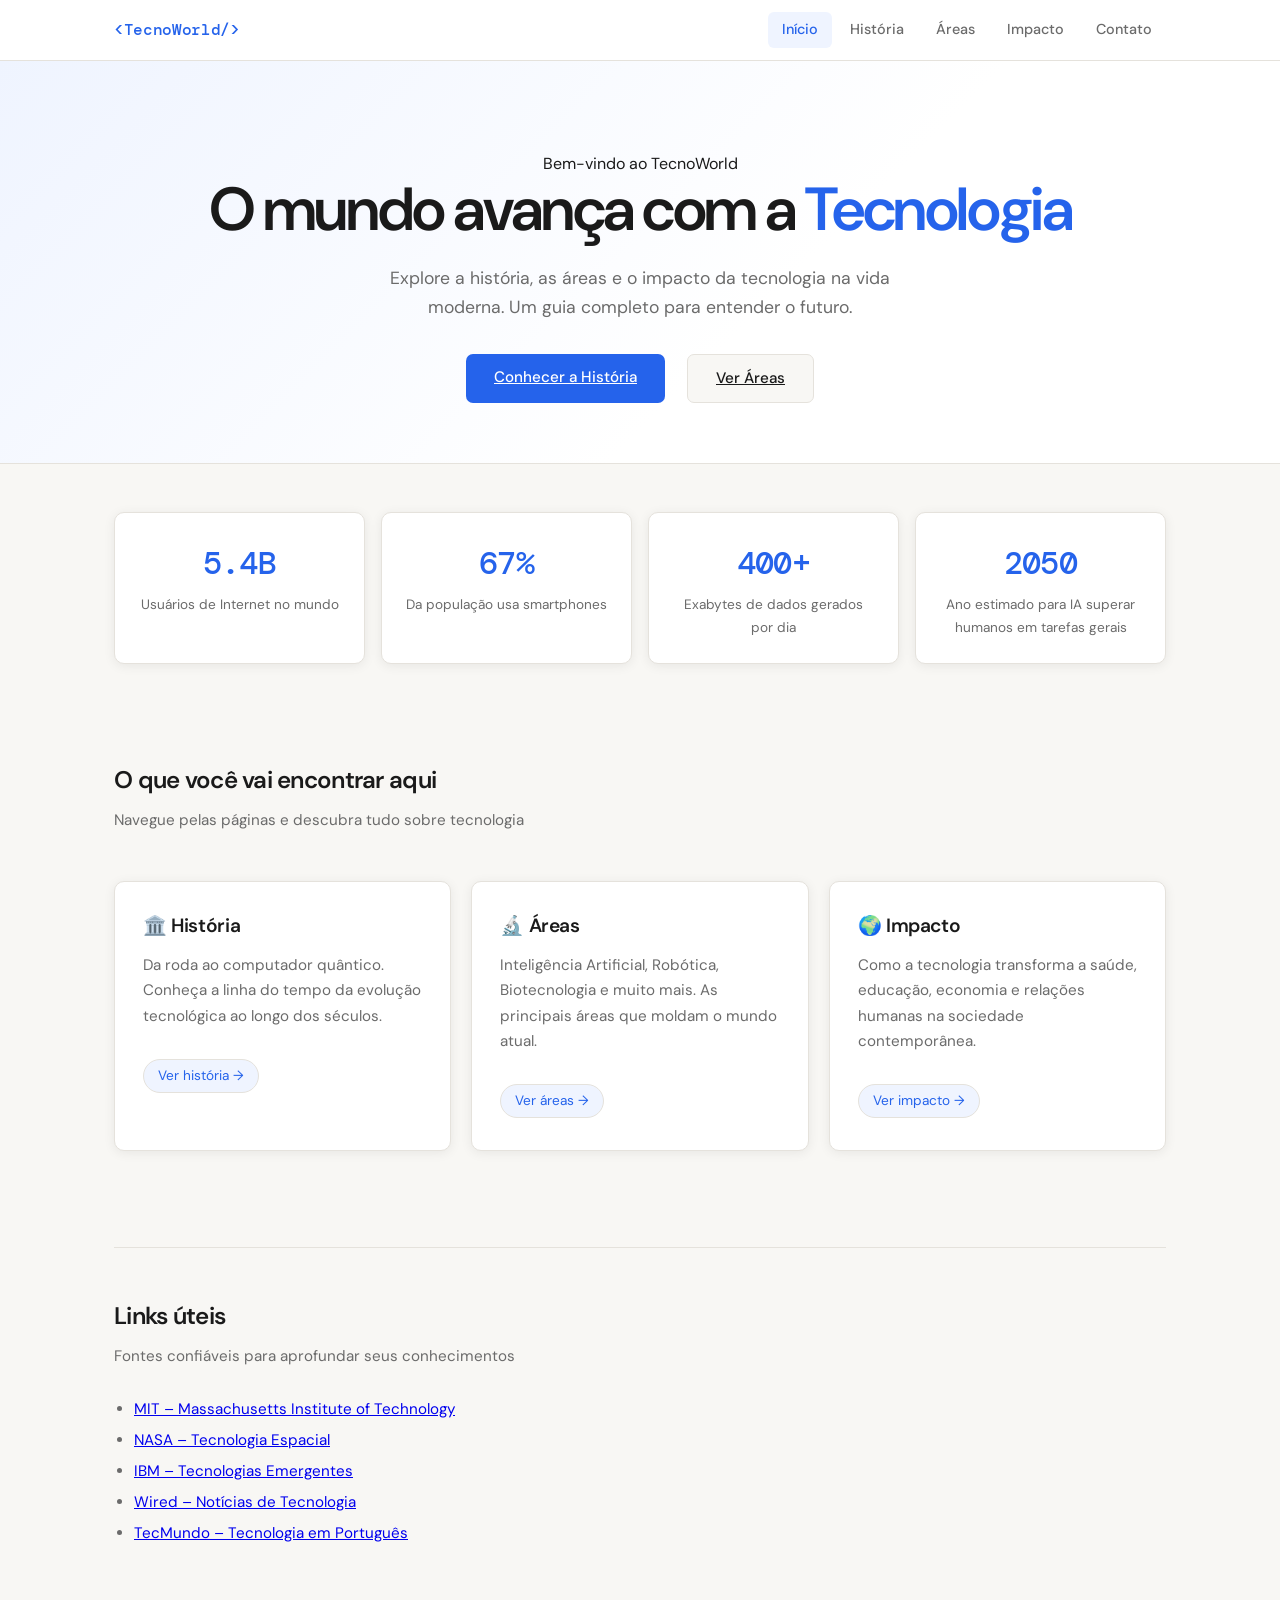
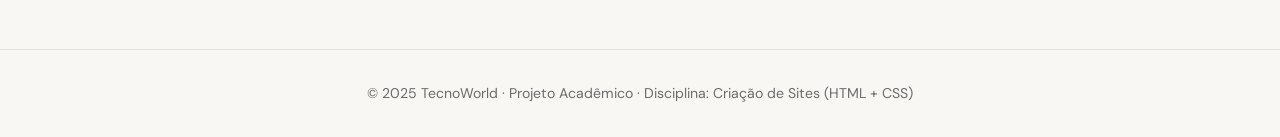
<file: criacao-de-site/HTML-CSS/Projeto 1° Bimestre/index.html>
<!DOCTYPE html>
<html lang="pt-BR">
<head>
  <meta charset="UTF-8" />
  <meta name="viewport" content="width=device-width, initial-scale=1.0" />
  <title>TecnoWorld – Tecnologia em Foco</title>
  <link rel="stylesheet" href="style.css" />
</head>
<body>

  <!-- NAVEGAÇÃO -->
  <nav>
    <div class="nav-inner">
      <a href="index.html" class="nav-logo">&lt;TecnoWorld/&gt;</a>
      <ul class="nav-links">
        <li><a href="index.html" class="active">Início</a></li>
        <li><a href="historia.html">História</a></li>
        <li><a href="areas.html">Áreas</a></li>
        <li><a href="impacto.html">Impacto</a></li>
        <li><a href="contato.html">Contato</a></li>
      </ul>
    </div>
  </nav>

  <!-- HERO -->
  <div class="hero-index">
    <div class="container">
      <span class="tag">Bem-vindo ao TecnoWorld</span>
      <h1>O mundo avança com a <span>Tecnologia</span></h1>
      <p>Explore a história, as áreas e o impacto da tecnologia na vida moderna. Um guia completo para entender o futuro.</p>
      <div class="hero-buttons">
        <a href="historia.html" class="btn btn-primary">Conhecer a História</a>
        <a href="areas.html" class="btn btn-secondary">Ver Áreas</a>
      </div>
    </div>
  </div>

  <!-- ESTATÍSTICAS -->
  <div class="container">
    <div class="stats-row">
      <div class="stat-box">
        <div class="number">5.4B</div>
        <div class="label">Usuários de Internet no mundo</div>
      </div>
      <div class="stat-box">
        <div class="number">67%</div>
        <div class="label">Da população usa smartphones</div>
      </div>
      <div class="stat-box">
        <div class="number">400+</div>
        <div class="label">Exabytes de dados gerados por dia</div>
      </div>
      <div class="stat-box">
        <div class="number">2050</div>
        <div class="label">Ano estimado para IA superar humanos em tarefas gerais</div>
      </div>
    </div>
  </div>

  <!-- SEÇÃO SOBRE O SITE -->
  <div class="container">
    <section>
      <h2 class="section-title">O que você vai encontrar aqui</h2>
      <p class="section-sub">Navegue pelas páginas e descubra tudo sobre tecnologia</p>

      <div class="grid-3">
        <div class="card">
          <h2>🏛️ História</h2>
          <p>Da roda ao computador quântico. Conheça a linha do tempo da evolução tecnológica ao longo dos séculos.</p>
          <br>
          <a href="historia.html" class="anchor-link">Ver história →</a>
        </div>
        <div class="card">
          <h2>🔬 Áreas</h2>
          <p>Inteligência Artificial, Robótica, Biotecnologia e muito mais. As principais áreas que moldam o mundo atual.</p>
          <br>
          <a href="areas.html" class="anchor-link">Ver áreas →</a>
        </div>
        <div class="card">
          <h2>🌍 Impacto</h2>
          <p>Como a tecnologia transforma a saúde, educação, economia e relações humanas na sociedade contemporânea.</p>
          <br>
          <a href="impacto.html" class="anchor-link">Ver impacto →</a>
        </div>
      </div>
    </section>

    <!-- LINKS EXTERNOS -->
    <section>
      <h2 class="section-title">Links úteis</h2>
      <p class="section-sub">Fontes confiáveis para aprofundar seus conhecimentos</p>
      <ul class="styled">
        <li><a href="https://www.mit.edu" target="_blank">MIT – Massachusetts Institute of Technology</a></li>
        <li><a href="https://www.nasa.gov" target="_blank">NASA – Tecnologia Espacial</a></li>
        <li><a href="https://www.ibm.com/br-pt/topics/emerging-technology" target="_blank">IBM – Tecnologias Emergentes</a></li>
        <li><a href="https://www.wired.com" target="_blank">Wired – Notícias de Tecnologia</a></li>
        <li><a href="https://www.tecmundo.com.br" target="_blank">TecMundo – Tecnologia em Português</a></li>
      </ul>
    </section>
  </div>

  <footer>
    <div class="container">
      <p>&copy; 2025 TecnoWorld · Projeto Acadêmico · Disciplina: Criação de Sites (HTML + CSS)</p>
    </div>
  </footer>

</body>
</html>
</file>
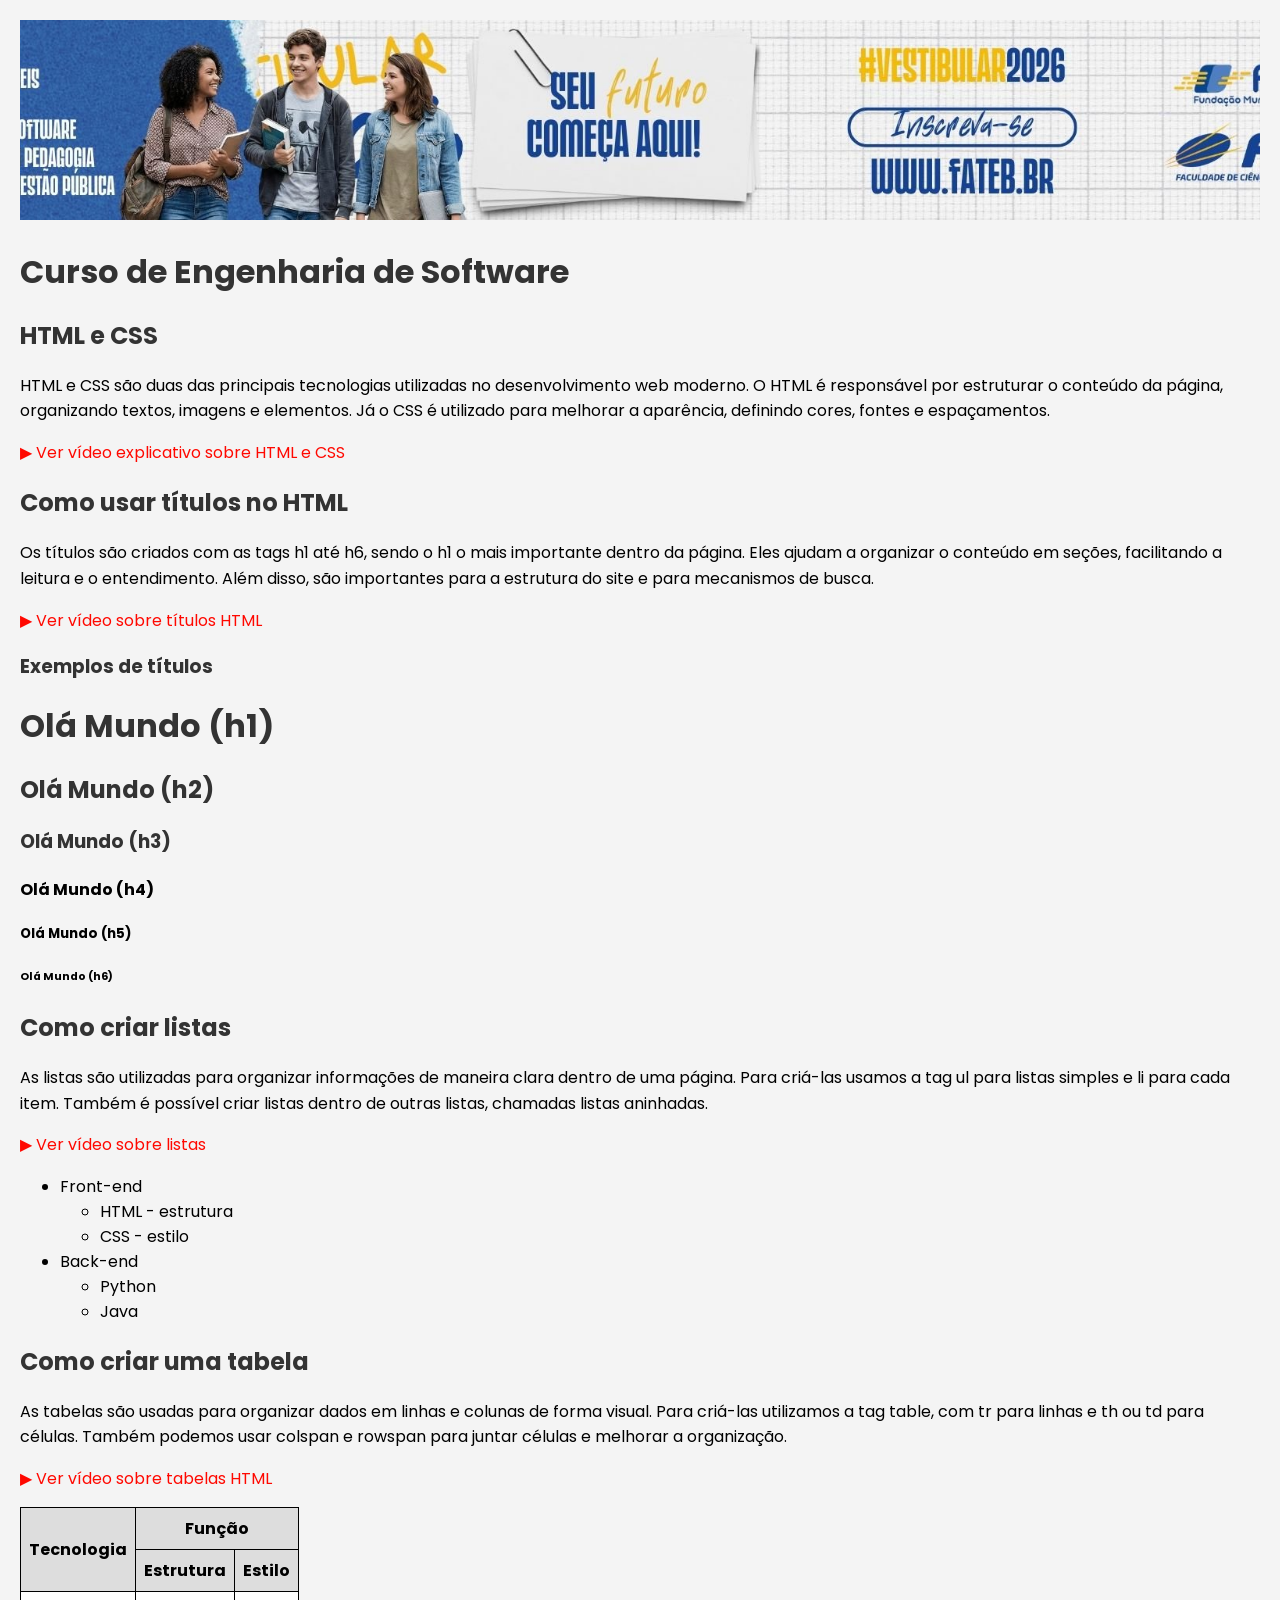
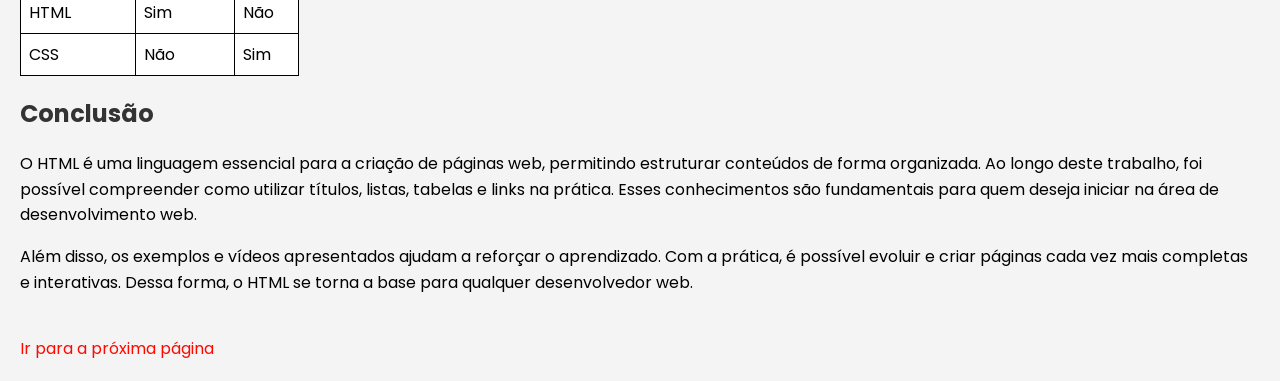
<file: criacao-de-site/HTML-CSS/Aulas/Aula06/index.html>
<!doctype html>
<html lang="pt-br">
  <head>
    <meta charset="UTF-8" />
    <title>Introdução ao HTML</title>

    <link
      href="https://fonts.googleapis.com/css2?family=Poppins&display=swap"
      rel="stylesheet"
    />

    <style>
      body {
        font-family: "Poppins", Arial;
        background-color: #f4f4f4;
        margin: 20px;
      }
      h1,
      h2,
      h3 {
        color: #333;
      }
      p {
        line-height: 1.6;
      }
      a {
        color: rgb(255, 8, 0);
        text-decoration: none;
      }
      a:hover {
        text-decoration: underline;
      }
      table {
        background-color: white;
      }
      th {
        background-color: #ddd;
      }
      table,
      th,
      td {
        border: 1px solid black;
        border-collapse: collapse;
        padding: 8px;
      }
      .topo {
        width: 100%;
      }

      .topo img {
        width: 100%;
        height: 200px;
        object-fit: cover;
      }
    </style>
  </head>

  <body>
    <header class="topo">
      <img src="logo.png" alt="Logo do site" />
    </header>
    <h1>Curso de Engenharia de Software</h1>

    <h2>HTML e CSS</h2>
    <p>
      HTML e CSS são duas das principais tecnologias utilizadas no
      desenvolvimento web moderno. O HTML é responsável por estruturar o
      conteúdo da página, organizando textos, imagens e elementos. Já o CSS é
      utilizado para melhorar a aparência, definindo cores, fontes e
      espaçamentos.
    </p>
    <p>
      <a href="https://www.youtube.com/watch?v=jgQjeqGRdgA" target="_blank">
        ▶ Ver vídeo explicativo sobre HTML e CSS
      </a>
    </p>

    <h2>Como usar títulos no HTML</h2>
    <p>
      Os títulos são criados com as tags h1 até h6, sendo o h1 o mais importante
      dentro da página. Eles ajudam a organizar o conteúdo em seções,
      facilitando a leitura e o entendimento. Além disso, são importantes para a
      estrutura do site e para mecanismos de busca.
    </p>
    <p>
      <a href="https://www.youtube.com/watch?v=30k6aAJWZV0" target="_blank">
        ▶ Ver vídeo sobre títulos HTML
      </a>
    </p>

    <h3>Exemplos de títulos</h3>
    <h1>Olá Mundo (h1)</h1>
    <h2>Olá Mundo (h2)</h2>
    <h3>Olá Mundo (h3)</h3>
    <h4>Olá Mundo (h4)</h4>
    <h5>Olá Mundo (h5)</h5>
    <h6>Olá Mundo (h6)</h6>

    <h2>Como criar listas</h2>
    <p>
      As listas são utilizadas para organizar informações de maneira clara
      dentro de uma página. Para criá-las usamos a tag ul para listas simples e
      li para cada item. Também é possível criar listas dentro de outras listas,
      chamadas listas aninhadas.
    </p>
    <p>
      <a href="https://www.youtube.com/watch?v=0pShBr4Qmt0" target="_blank">
        ▶ Ver vídeo sobre listas
      </a>
    </p>

    <ul>
      <li>
        Front-end
        <ul>
          <li>HTML - estrutura</li>
          <li>CSS - estilo</li>
        </ul>
      </li>
      <li>
        Back-end
        <ul>
          <li>Python</li>
          <li>Java</li>
        </ul>
      </li>
    </ul>

    <h2>Como criar uma tabela</h2>
    <p>
      As tabelas são usadas para organizar dados em linhas e colunas de forma
      visual. Para criá-las utilizamos a tag table, com tr para linhas e th ou
      td para células. Também podemos usar colspan e rowspan para juntar células
      e melhorar a organização.
    </p>
    <p>
      <a href="https://www.youtube.com/watch?v=lIiZu-94PBk" target="_blank">
        ▶ Ver vídeo sobre tabelas HTML
      </a>
    </p>

    <table>
      <tr>
        <th rowspan="2">Tecnologia</th>
        <th colspan="2">Função</th>
      </tr>
      <tr>
        <th>Estrutura</th>
        <th>Estilo</th>
      </tr>
      <tr>
        <td>HTML</td>
        <td>Sim</td>
        <td>Não</td>
      </tr>
      <tr>
        <td>CSS</td>
        <td>Não</td>
        <td>Sim</td>
      </tr>
    </table>

    <h2>Conclusão</h2>
    <p>
      O HTML é uma linguagem essencial para a criação de páginas web, permitindo
      estruturar conteúdos de forma organizada. Ao longo deste trabalho, foi
      possível compreender como utilizar títulos, listas, tabelas e links na
      prática. Esses conhecimentos são fundamentais para quem deseja iniciar na
      área de desenvolvimento web.
    </p>
    <p>
      Além disso, os exemplos e vídeos apresentados ajudam a reforçar o
      aprendizado. Com a prática, é possível evoluir e criar páginas cada vez
      mais completas e interativas. Dessa forma, o HTML se torna a base para
      qualquer desenvolvedor web.
    </p>

    <br />
    <a href="pagina2.html">Ir para a próxima página</a>
  </body>
</html>
</file>
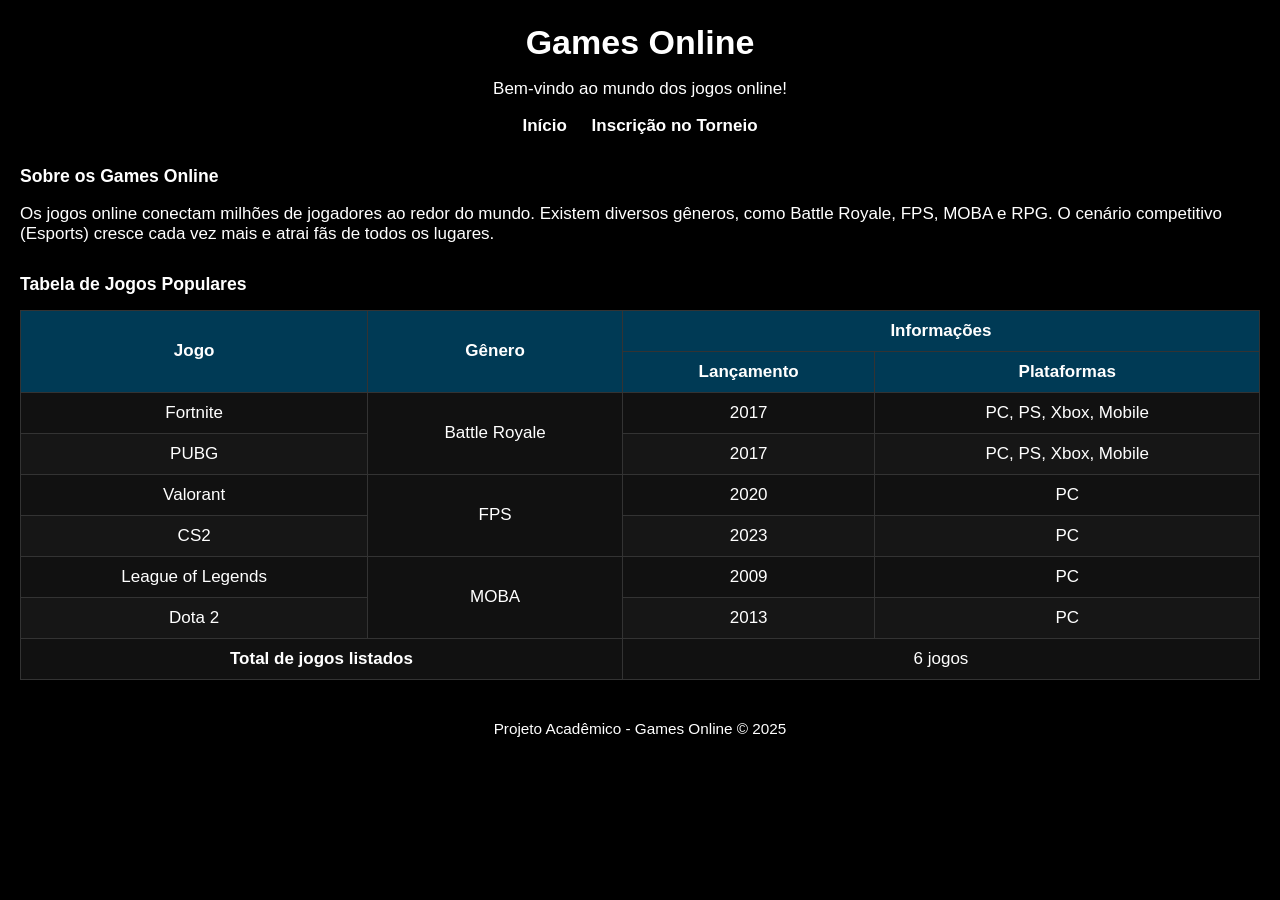
<file: criacao-de-site/HTML-CSS/Formulario/pagina1_games.html>
<!doctype html>
<html lang="pt-BR">
  <head>
    <meta charset="UTF-8" />
    <title>Games Online</title>

    <style>
      body {
        font-family: Arial, sans-serif;
        background-color: #000;
        color: #fff;
        margin: 20px;
        font-size: 17px;
      }

      h1 {
        color: #fff;
        text-align: center;
        margin-bottom: 5px;
      }

      h2 {
        color: #fff;
        font-size: 1.1rem;
        margin-top: 30px;
      }

      p {
        color: #fff;
        text-align: center;
      }

      nav {
        text-align: center;
        margin: 15px 0;
      }

      nav a {
        margin: 0 10px;
        color: #fff;
        text-decoration: none;
        font-weight: bold;
      }

      nav a:hover {
        text-decoration: underline;
      }

      .texto {
        color: #fff;
        text-align: left;
      }

      table {
        border-collapse: collapse;
        width: 100%;
        margin-top: 15px;
        background-color: #111;
      }

      th,
      td {
        border: 1px solid #333;
        padding: 10px;
        text-align: center;
      }

      th {
        background-color: #003a55;
        color: #fff;
      }

      tr:nth-child(even) td {
        background-color: #161616;
      }

      footer {
        text-align: center;
        margin-top: 40px;
        color: #fff;
        font-size: 0.9em;
      }
    </style>
  </head>
  <body>
    <h1>Games Online</h1>
    <p>Bem-vindo ao mundo dos jogos online!</p>

    <nav>
      <a href="pagina1_games.html">Início</a>
      <a href="pagina2_torneio.html">Inscrição no Torneio</a>
    </nav>

    <h2>Sobre os Games Online</h2>
    <p class="texto">
      Os jogos online conectam milhões de jogadores ao redor do mundo. Existem
      diversos gêneros, como Battle Royale, FPS, MOBA e RPG. O cenário
      competitivo (Esports) cresce cada vez mais e atrai fãs de todos os
      lugares.
    </p>

    <h2>Tabela de Jogos Populares</h2>
    <table>
      <thead>
        <tr>
          <th rowspan="2">Jogo</th>
          <th rowspan="2">Gênero</th>
          <th colspan="2">Informações</th>
        </tr>
        <tr>
          <th>Lançamento</th>
          <th>Plataformas</th>
        </tr>
      </thead>
      <tbody>
        <tr>
          <td>Fortnite</td>
          <td rowspan="2">Battle Royale</td>
          <td>2017</td>
          <td>PC, PS, Xbox, Mobile</td>
        </tr>
        <tr>
          <td>PUBG</td>
          <td>2017</td>
          <td>PC, PS, Xbox, Mobile</td>
        </tr>
        <tr>
          <td>Valorant</td>
          <td rowspan="2">FPS</td>
          <td>2020</td>
          <td>PC</td>
        </tr>
        <tr>
          <td>CS2</td>
          <td>2023</td>
          <td>PC</td>
        </tr>
        <tr>
          <td>League of Legends</td>
          <td rowspan="2">MOBA</td>
          <td>2009</td>
          <td>PC</td>
        </tr>
        <tr>
          <td>Dota 2</td>
          <td>2013</td>
          <td>PC</td>
        </tr>
        <tr>
          <td colspan="2"><strong>Total de jogos listados</strong></td>
          <td colspan="2">6 jogos</td>
        </tr>
      </tbody>
    </table>

    <footer>
      <p>Projeto Acadêmico - Games Online &copy; 2025</p>
    </footer>
  </body>
</html>
</file>
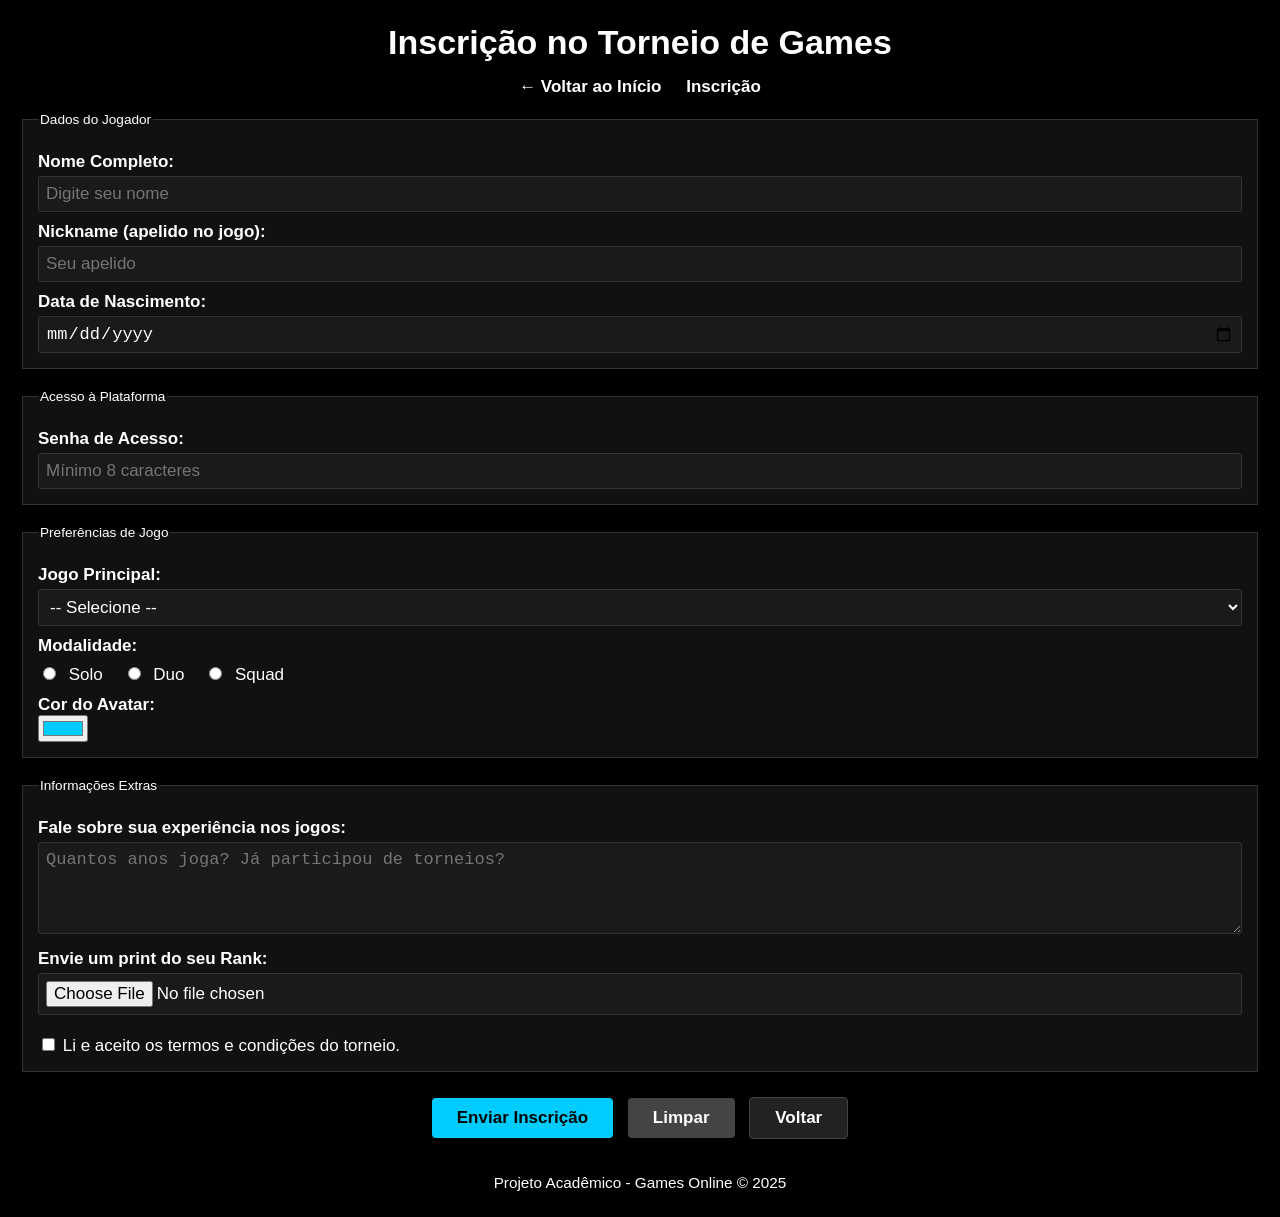
<file: criacao-de-site/HTML-CSS/Formulario/pagina2_torneio.html>
<!doctype html>
<html lang="pt-BR">
  <head>
    <meta charset="UTF-8" />
    <title>Inscrição no Torneio</title>

    <style>
      body {
        font-family: Arial, sans-serif;
        background-color: #000;
        color: #fff;
        margin: 20px;
        font-size: 17px;
      }

      h1 {
        color: #fff;
        text-align: center;
        margin-bottom: 5px;
      }

      nav {
        text-align: center;
        margin: 15px 0;
      }

      nav a {
        margin: 0 10px;
        color: #fff;
        text-decoration: none;
        font-weight: bold;
      }

      fieldset {
        background-color: #111;
        border: 1px solid #333;
        padding: 15px;
        margin-bottom: 20px;
      }

      legend {
        font-size: 0.85rem;
        color: #fff;
      }

      label {
        display: block;
        margin-top: 10px;
        font-weight: 600;
        color: #fff;
      }

      input[type="text"],
      input[type="password"],
      input[type="date"],
      input[type="number"],
      input[type="file"],
      select,
      textarea {
        width: 100%;
        padding: 7px;
        margin-top: 4px;
        border: 1px solid #333;
        border-radius: 3px;
        font-size: 1em;
        box-sizing: border-box;
        background-color: #1a1a1a;
        color: #fff;
      }

      select option {
        background-color: #1a1a1a;
        color: #fff;
      }

      .inline-options label {
        display: inline;
        font-weight: normal;
        margin-left: 5px;
        margin-right: 15px;
        color: #fff;
      }

      .inline-options {
        margin-top: 8px;
      }

      .btn-row {
        text-align: center;
        margin-top: 10px;
      }

      button {
        padding: 10px 25px;
        margin: 5px;
        font-size: 1em;
        font-weight: 700;
        cursor: pointer;
        border-radius: 4px;
        border: none;
      }

      .btn-enviar {
        background-color: #00ccff;
        color: #000;
      }

      .btn-limpar {
        background-color: #444;
        color: #fff;
      }

      .btn-voltar {
        background-color: #222;
        color: #fff;
        border: 1px solid #444;
      }

      footer {
        text-align: center;
        margin-top: 30px;
        color: #fff;
        font-size: 0.9em;
      }
    </style>
  </head>
  <body>
    <h1>Inscrição no Torneio de Games</h1>

    <nav>
      <a href="pagina1_games.html">← Voltar ao Início</a>
      <a href="pagina2_torneio.html">Inscrição</a>
    </nav>

    <form action="#" method="post">
      <!-- DADOS PESSOAIS -->
      <fieldset>
        <legend>Dados do Jogador</legend>

        <label for="nome">Nome Completo:</label>
        <input
          type="text"
          id="nome"
          name="nome"
          placeholder="Digite seu nome"
          required
        />

        <label for="nickname">Nickname (apelido no jogo):</label>
        <input
          type="text"
          id="nickname"
          name="nickname"
          placeholder="Seu apelido"
          required
        />

        <label for="dataNasc">Data de Nascimento:</label>
        <input type="date" id="dataNasc" name="dataNasc" required />
      </fieldset>

      <!-- ACESSO -->
      <fieldset>
        <legend>Acesso à Plataforma</legend>

        <label for="senha">Senha de Acesso:</label>
        <input
          type="password"
          id="senha"
          name="senha"
          placeholder="Mínimo 8 caracteres"
          required
        />
      </fieldset>

      <!-- PREFERÊNCIAS -->
      <fieldset>
        <legend>Preferências de Jogo</legend>

        <label for="jogo">Jogo Principal:</label>
        <select id="jogo" name="jogo" required>
          <option value="">-- Selecione --</option>
          <option value="fortnite">Fortnite</option>
          <option value="valorant">Valorant</option>
          <option value="lol">League of Legends</option>
          <option value="cs2">CS2</option>
          <option value="pubg">PUBG</option>
          <option value="outro">Outro</option>
        </select>

        <label>Modalidade:</label>
        <div class="inline-options">
          <input
            type="radio"
            id="solo"
            name="modalidade"
            value="solo"
            required
          />
          <label for="solo">Solo</label>
          <input type="radio" id="duo" name="modalidade" value="duo" />
          <label for="duo">Duo</label>
          <input type="radio" id="squad" name="modalidade" value="squad" />
          <label for="squad">Squad</label>
        </div>

        <label for="corAvatar">Cor do Avatar:</label>
        <input type="color" id="corAvatar" name="corAvatar" value="#00ccff" />
      </fieldset>

      <!-- EXTRAS -->
      <fieldset>
        <legend>Informações Extras</legend>

        <label for="descricao">Fale sobre sua experiência nos jogos:</label>
        <textarea
          id="descricao"
          name="descricao"
          rows="4"
          placeholder="Quantos anos joga? Já participou de torneios?"
        ></textarea>

        <label for="screenshot">Envie um print do seu Rank:</label>
        <input type="file" id="screenshot" name="screenshot" accept="image/*" />

        <br /><br />
        <input type="checkbox" id="termos" name="termos" required />
        <label for="termos" style="display: inline; font-weight: normal">
          Li e aceito os termos e condições do torneio.
        </label>
      </fieldset>

      <!-- BOTÕES -->
      <div class="btn-row">
        <button type="submit" class="btn-enviar">Enviar Inscrição</button>
        <button type="reset" class="btn-limpar">Limpar</button>
        <button
          type="button"
          class="btn-voltar"
          onclick="window.location = 'pagina1_games.html'"
        >
          Voltar
        </button>
      </div>
    </form>

    <footer>
      <p>Projeto Acadêmico - Games Online &copy; 2025</p>
    </footer>
  </body>
</html>
</file>
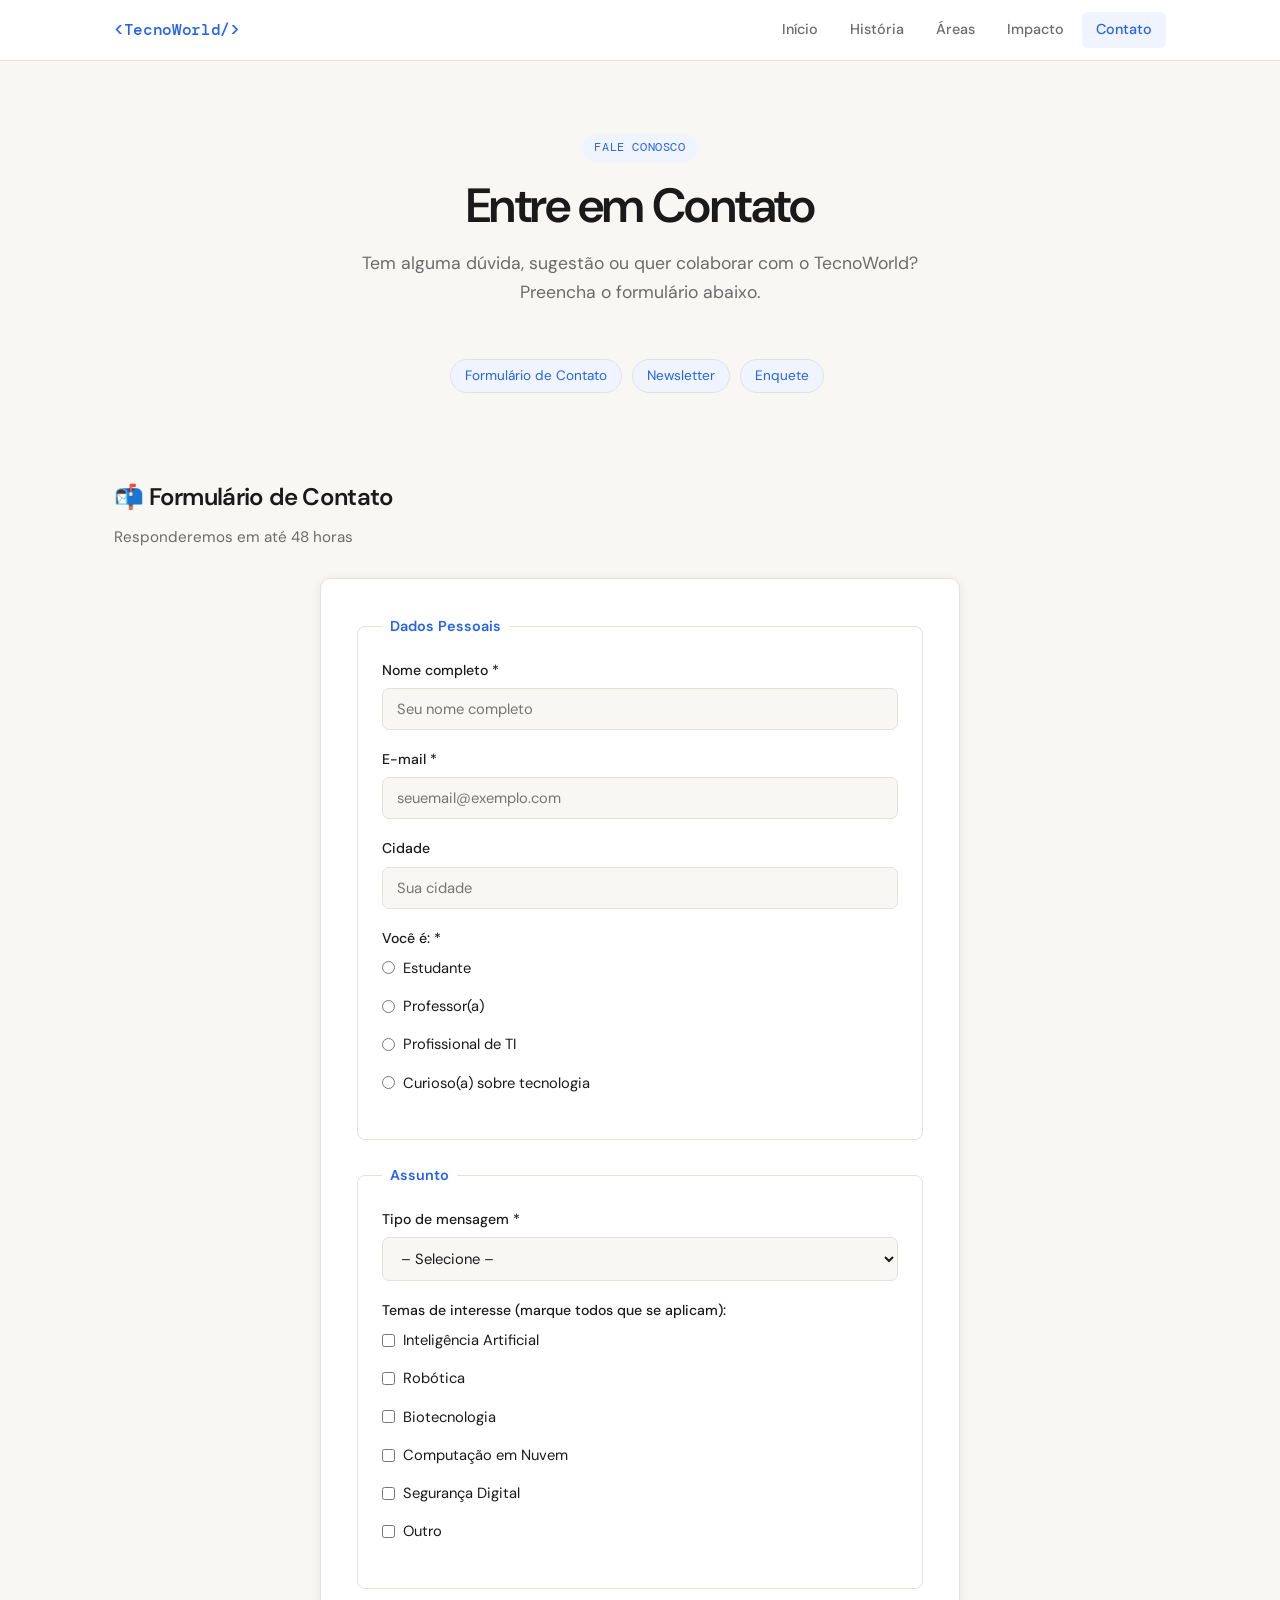
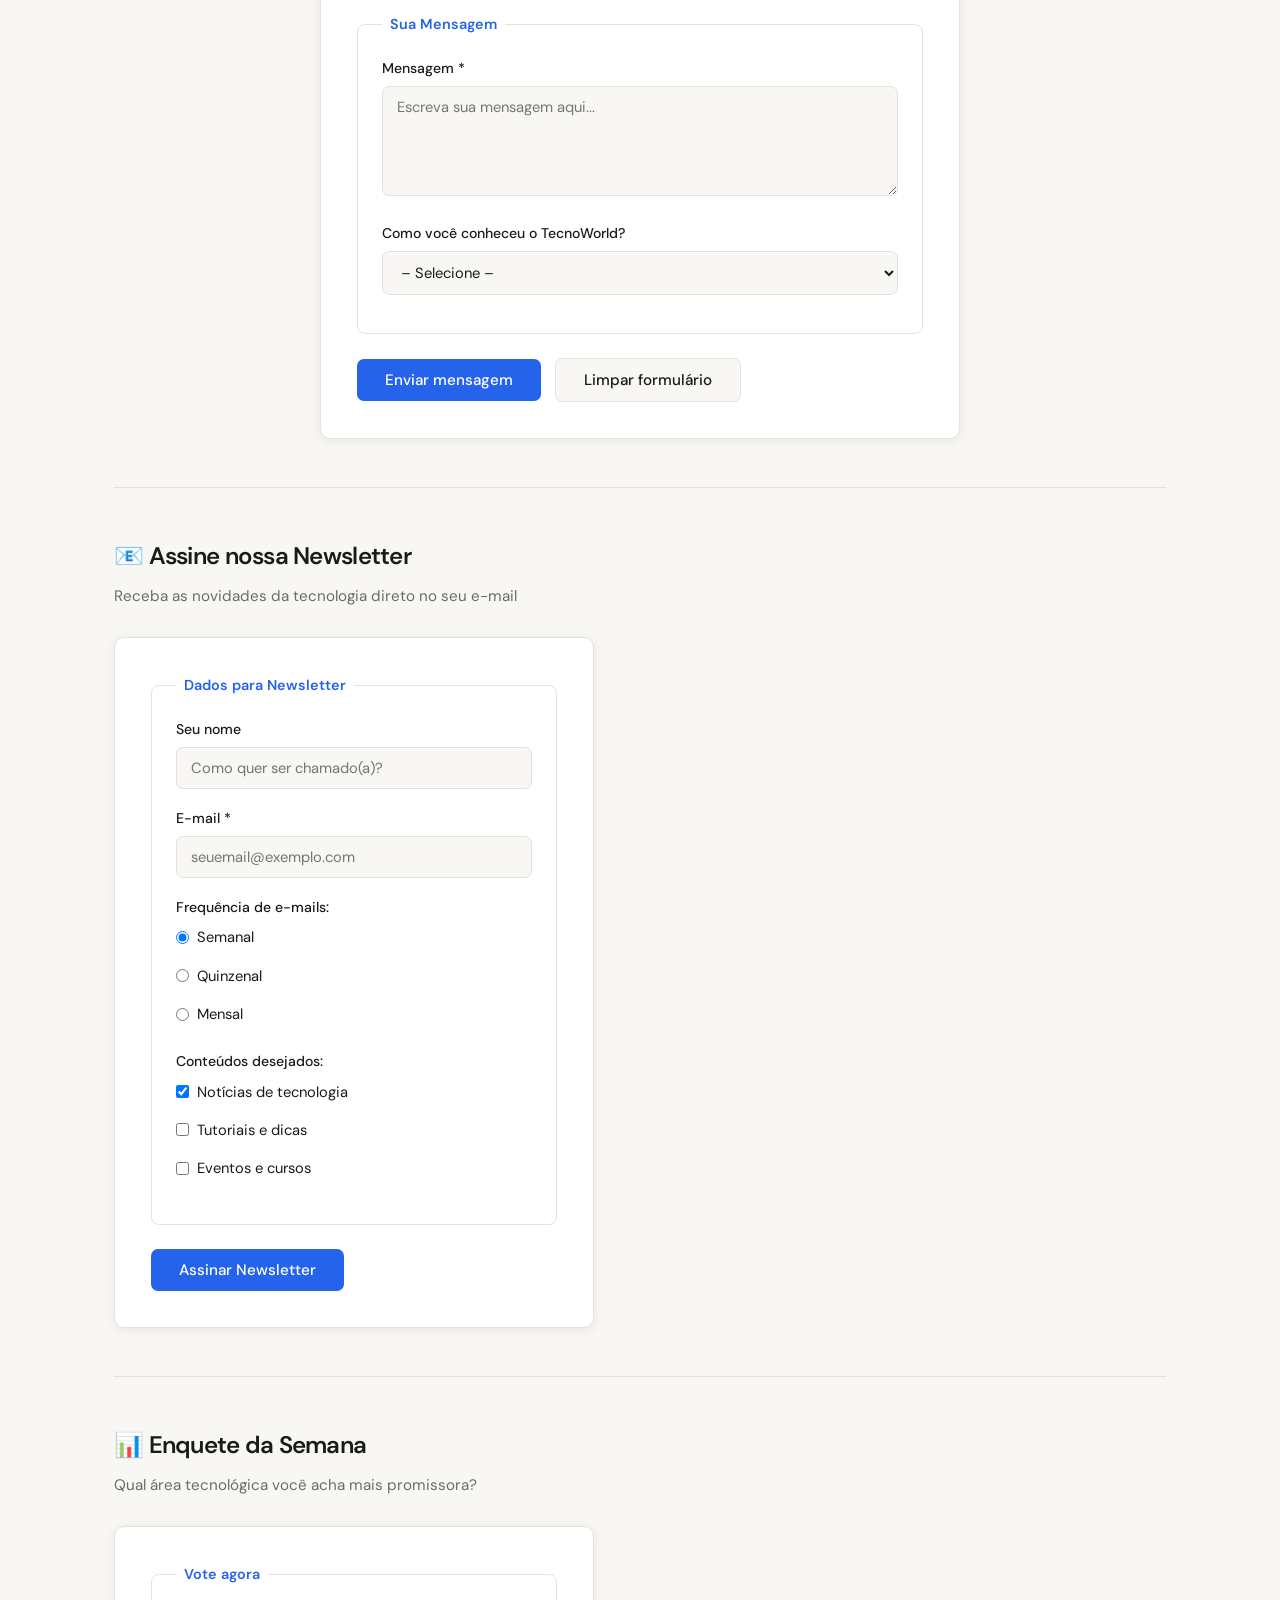
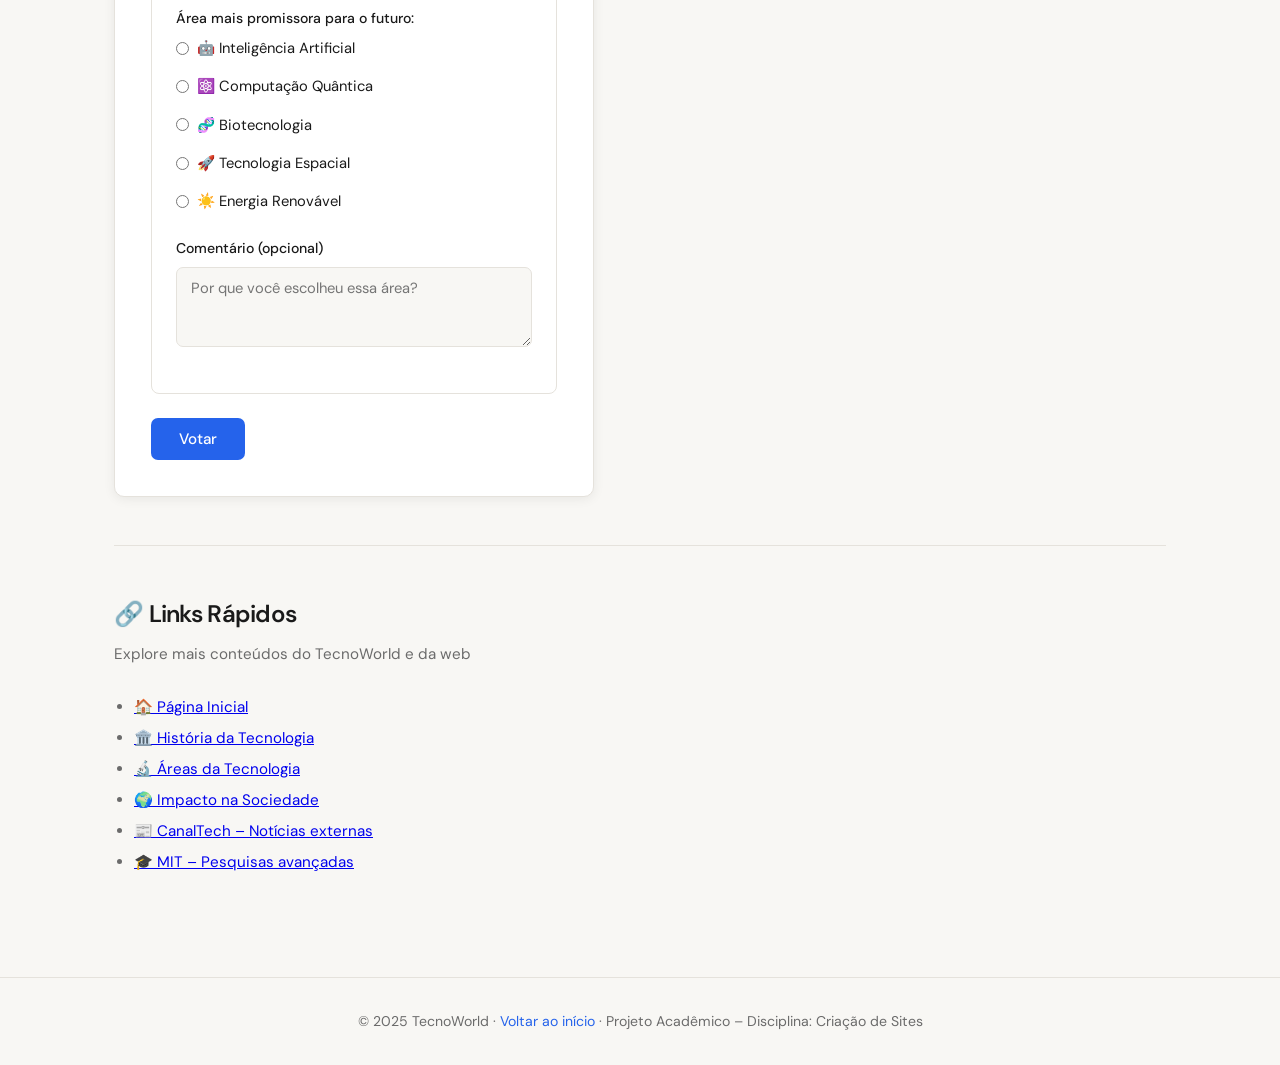
<file: criacao-de-site/HTML-CSS/Projeto 1° Bimestre/contato.html>
<!DOCTYPE html>
<html lang="pt-BR">
<head>
  <meta charset="UTF-8" />
  <meta name="viewport" content="width=device-width, initial-scale=1.0" />
  <title>Contato – TecnoWorld</title>
  <link rel="stylesheet" href="style.css" />
</head>
<body>

  <nav>
    <div class="nav-inner">
      <a href="index.html" class="nav-logo">&lt;TecnoWorld/&gt;</a>
      <ul class="nav-links">
        <li><a href="index.html">Início</a></li>
        <li><a href="historia.html">História</a></li>
        <li><a href="areas.html">Áreas</a></li>
        <li><a href="impacto.html">Impacto</a></li>
        <li><a href="contato.html" class="active">Contato</a></li>
      </ul>
    </div>
  </nav>

  <div class="container">

    <div class="page-hero">
      <span class="tag">Fale Conosco</span>
      <h1>Entre em Contato</h1>
      <p>Tem alguma dúvida, sugestão ou quer colaborar com o TecnoWorld? Preencha o formulário abaixo.</p>
    </div>

    <!-- ÂNCORAS -->
    <div style="text-align: center; margin-bottom: 32px;">
      <a href="#form-contato" class="anchor-link">Formulário de Contato</a>
      <a href="#newsletter" class="anchor-link">Newsletter</a>
      <a href="#enquete" class="anchor-link">Enquete</a>
    </div>

    <!-- FORMULÁRIO PRINCIPAL -->
    <section id="form-contato">
      <h2 class="section-title">📬 Formulário de Contato</h2>
      <p class="section-sub">Responderemos em até 48 horas</p>

      <div class="form-card">
        <form action="#" method="post">

          <!-- DADOS PESSOAIS -->
          <fieldset>
            <legend>Dados Pessoais</legend>

            <div class="form-group">
              <label for="nome">Nome completo *</label>
              <input type="text" id="nome" name="nome" placeholder="Seu nome completo" required />
            </div>

            <div class="form-group">
              <label for="email">E-mail *</label>
              <input type="email" id="email" name="email" placeholder="seuemail@exemplo.com" required />
            </div>

            <div class="form-group">
              <label for="cidade">Cidade</label>
              <input type="text" id="cidade" name="cidade" placeholder="Sua cidade" />
            </div>

            <div class="form-group">
              <label>Você é: *</label>
              <div class="radio-group">
                <label><input type="radio" name="perfil" value="estudante" /> Estudante</label>
                <label><input type="radio" name="perfil" value="professor" /> Professor(a)</label>
                <label><input type="radio" name="perfil" value="profissional" /> Profissional de TI</label>
                <label><input type="radio" name="perfil" value="curioso" /> Curioso(a) sobre tecnologia</label>
              </div>
            </div>
          </fieldset>

          <!-- ASSUNTO DA MENSAGEM -->
          <fieldset>
            <legend>Assunto</legend>

            <div class="form-group">
              <label for="assunto">Tipo de mensagem *</label>
              <select id="assunto" name="assunto" required>
                <option value="">– Selecione –</option>
                <option value="duvida">Dúvida sobre conteúdo</option>
                <option value="sugestao">Sugestão de melhoria</option>
                <option value="parceria">Proposta de parceria</option>
                <option value="erro">Reportar erro no site</option>
                <option value="outro">Outro assunto</option>
              </select>
            </div>

            <div class="form-group">
              <label>Temas de interesse (marque todos que se aplicam):</label>
              <div class="check-group">
                <label><input type="checkbox" name="tema" value="ia" /> Inteligência Artificial</label>
                <label><input type="checkbox" name="tema" value="robotica" /> Robótica</label>
                <label><input type="checkbox" name="tema" value="biotecnologia" /> Biotecnologia</label>
                <label><input type="checkbox" name="tema" value="computacao" /> Computação em Nuvem</label>
                <label><input type="checkbox" name="tema" value="seguranca" /> Segurança Digital</label>
                <label><input type="checkbox" name="tema" value="outro" /> Outro</label>
              </div>
            </div>
          </fieldset>

          <!-- MENSAGEM -->
          <fieldset>
            <legend>Sua Mensagem</legend>

            <div class="form-group">
              <label for="mensagem">Mensagem *</label>
              <textarea id="mensagem" name="mensagem" placeholder="Escreva sua mensagem aqui..." required></textarea>
            </div>

            <div class="form-group">
              <label for="como-conheceu">Como você conheceu o TecnoWorld?</label>
              <select id="como-conheceu" name="como-conheceu">
                <option value="">– Selecione –</option>
                <option value="busca">Pesquisa no Google</option>
                <option value="amigo">Indicação de amigo</option>
                <option value="rede">Redes sociais</option>
                <option value="professor">Professor(a)</option>
                <option value="outro">Outro</option>
              </select>
            </div>
          </fieldset>

          <div style="margin-top: 8px;">
            <button type="submit" class="btn btn-primary">Enviar mensagem</button>
            <button type="reset" class="btn btn-secondary">Limpar formulário</button>
          </div>

        </form>
      </div>
    </section>

    <!-- NEWSLETTER -->
    <section id="newsletter">
      <h2 class="section-title">📧 Assine nossa Newsletter</h2>
      <p class="section-sub">Receba as novidades da tecnologia direto no seu e-mail</p>

      <div class="form-card" style="max-width: 480px; margin: 0;">
        <form action="#" method="post">
          <fieldset>
            <legend>Dados para Newsletter</legend>

            <div class="form-group">
              <label for="nl-nome">Seu nome</label>
              <input type="text" id="nl-nome" name="nl-nome" placeholder="Como quer ser chamado(a)?" />
            </div>

            <div class="form-group">
              <label for="nl-email">E-mail *</label>
              <input type="email" id="nl-email" name="nl-email" placeholder="seuemail@exemplo.com" required />
            </div>

            <div class="form-group">
              <label>Frequência de e-mails:</label>
              <div class="radio-group">
                <label><input type="radio" name="frequencia" value="semanal" checked /> Semanal</label>
                <label><input type="radio" name="frequencia" value="quinzenal" /> Quinzenal</label>
                <label><input type="radio" name="frequencia" value="mensal" /> Mensal</label>
              </div>
            </div>

            <div class="form-group">
              <label>Conteúdos desejados:</label>
              <div class="check-group">
                <label><input type="checkbox" name="nl-tema" value="noticias" checked /> Notícias de tecnologia</label>
                <label><input type="checkbox" name="nl-tema" value="tutoriais" /> Tutoriais e dicas</label>
                <label><input type="checkbox" name="nl-tema" value="eventos" /> Eventos e cursos</label>
              </div>
            </div>
          </fieldset>

          <button type="submit" class="btn btn-primary">Assinar Newsletter</button>
        </form>
      </div>
    </section>

    <!-- ENQUETE -->
    <section id="enquete">
      <h2 class="section-title">📊 Enquete da Semana</h2>
      <p class="section-sub">Qual área tecnológica você acha mais promissora?</p>

      <div class="form-card" style="max-width: 480px; margin: 0;">
        <form action="#" method="post">
          <fieldset>
            <legend>Vote agora</legend>

            <div class="form-group">
              <label>Área mais promissora para o futuro:</label>
              <div class="radio-group">
                <label><input type="radio" name="enquete" value="ia" /> 🤖 Inteligência Artificial</label>
                <label><input type="radio" name="enquete" value="quantum" /> ⚛️ Computação Quântica</label>
                <label><input type="radio" name="enquete" value="bio" /> 🧬 Biotecnologia</label>
                <label><input type="radio" name="enquete" value="espacial" /> 🚀 Tecnologia Espacial</label>
                <label><input type="radio" name="enquete" value="energia" /> ☀️ Energia Renovável</label>
              </div>
            </div>

            <div class="form-group">
              <label for="comentario-enquete">Comentário (opcional)</label>
              <textarea id="comentario-enquete" name="comentario-enquete" placeholder="Por que você escolheu essa área?" style="min-height: 80px;"></textarea>
            </div>
          </fieldset>

          <button type="submit" class="btn btn-primary">Votar</button>
        </form>
      </div>
    </section>

    <!-- LINKS ÚTEIS NO FINAL -->
    <section>
      <h2 class="section-title">🔗 Links Rápidos</h2>
      <p class="section-sub">Explore mais conteúdos do TecnoWorld e da web</p>
      <ul class="styled">
        <li><a href="index.html">🏠 Página Inicial</a></li>
        <li><a href="historia.html">🏛️ História da Tecnologia</a></li>
        <li><a href="areas.html">🔬 Áreas da Tecnologia</a></li>
        <li><a href="impacto.html">🌍 Impacto na Sociedade</a></li>
        <li><a href="https://www.canaltech.com.br" target="_blank">📰 CanalTech – Notícias externas</a></li>
        <li><a href="https://www.mit.edu" target="_blank">🎓 MIT – Pesquisas avançadas</a></li>
      </ul>
    </section>

  </div>

  <footer>
    <div class="container">
      <p>&copy; 2025 TecnoWorld · <a href="index.html">Voltar ao início</a> · Projeto Acadêmico – Disciplina: Criação de Sites</p>
    </div>
  </footer>

</body>
</html>
</file>
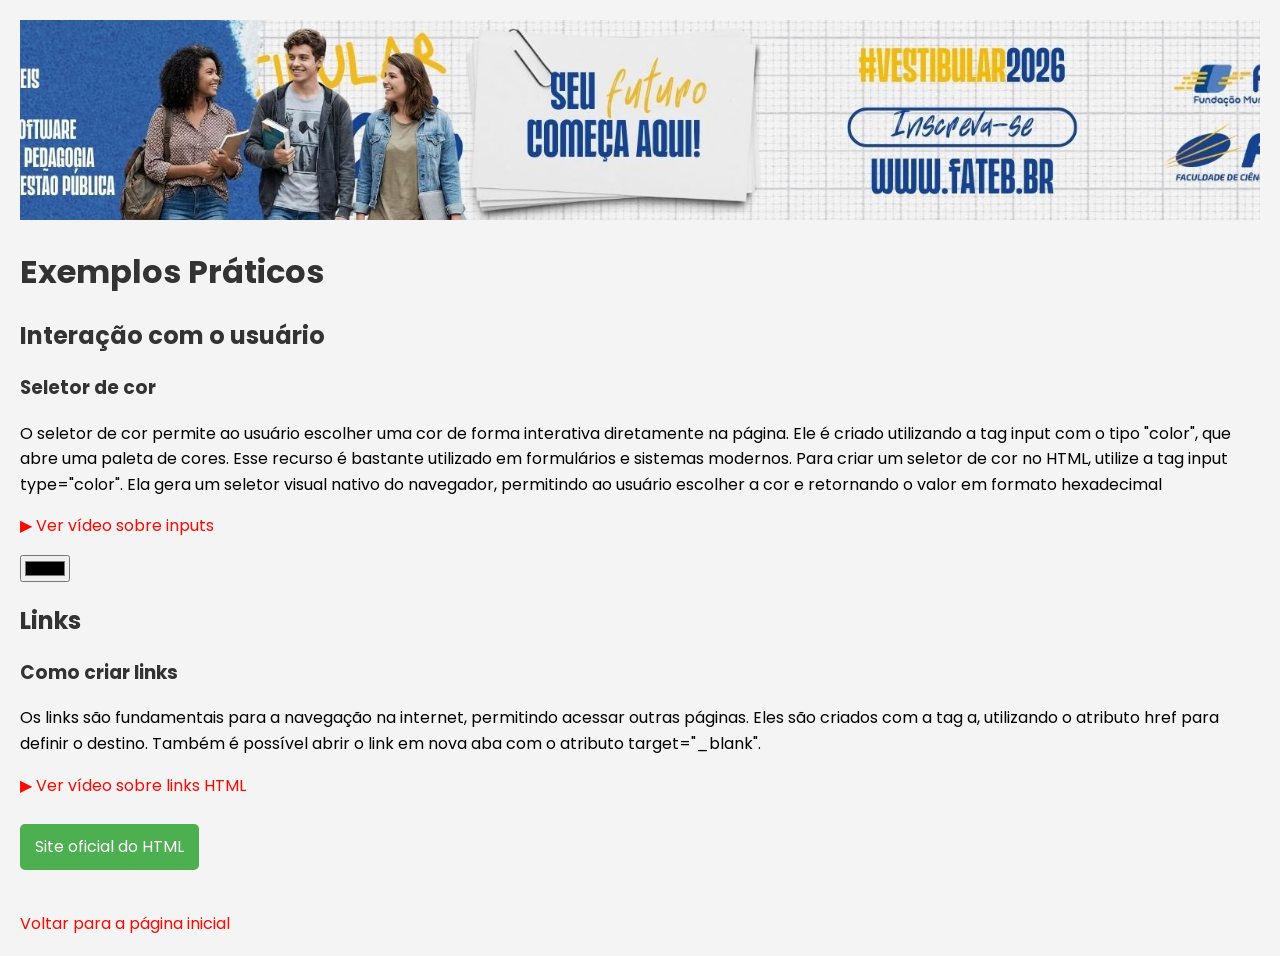
<file: criacao-de-site/HTML-CSS/Aulas/Aula06/pagina2.html>
<!doctype html>
<html lang="pt-br">
  <head>
    <meta charset="UTF-8" />
    <title>Exemplos</title>

    <link
      href="https://fonts.googleapis.com/css2?family=Poppins&display=swap"
      rel="stylesheet"
    />

    <style>
      body {
        font-family: "Poppins", Arial;
        background-color: #f4f4f4;
        margin: 20px;
      }
      h1,
      h2,
      h3 {
        color: #333;
      }
      p {
        line-height: 1.6;
      }
      a {
        color: rgb(255, 8, 0);
        text-decoration: none;
      }
      a:hover {
        text-decoration: underline;
      }
      .botao {
        display: inline-block;
        background-color: #4caf50;
        color: white;
        padding: 10px 15px;
        border-radius: 5px;
        text-decoration: none;
        margin-top: 10px;
      }

      .botao:hover {
        background-color: #45a049;
      }
      .topo {
    width: 100%;
}

.topo img {
    width: 100%;
    height: 200px;
    object-fit: cover;
}
    </style>
  </head>

  <body>
    <header class="topo">
    <img src="logo.png" alt="Logo do site">
</header>
</header>
    <h1>Exemplos Práticos</h1>

    <h2>Interação com o usuário</h2>

    <h3>Seletor de cor</h3>
    <p>
      O seletor de cor permite ao usuário escolher uma cor de forma interativa
      diretamente na página. Ele é criado utilizando a tag input com o tipo
      "color", que abre uma paleta de cores. Esse recurso é bastante utilizado
      em formulários e sistemas modernos. Para criar um seletor de cor no HTML,
      utilize a tag input type="color". Ela gera um seletor visual nativo do
      navegador, permitindo ao usuário escolher a cor e retornando o valor em
      formato hexadecimal
    </p>
    <p>
      <a href="https://www.youtube.com/watch?v=Wa1Ji2t2gmc" target="_blank">
        ▶ Ver vídeo sobre inputs
      </a>
    </p>

    <input type="color" />

    <h2>Links</h2>

    <h3>Como criar links</h3>
    <p>
      Os links são fundamentais para a navegação na internet, permitindo acessar
      outras páginas. Eles são criados com a tag a, utilizando o atributo href
      para definir o destino. Também é possível abrir o link em nova aba com o
      atributo target="_blank".
    </p>
    <p>
      <a href="https://www.youtube.com/watch?v=eb5tPfOeexI" target="_blank">
        ▶ Ver vídeo sobre links HTML
      </a>
    </p>

    <p>
      <a href="https://developer.mozilla.org/pt-BR/docs/Web/HTML" target="_blank" class="botao">
    Site oficial do HTML
</a>
      </a>
    </p>

    <br />
    <a href="index.html">Voltar para a página inicial</a>
  </body>
</html>
</file>
<file: criacao-de-site/HTML-CSS/Projeto 1° Bimestre/style.css>
@import url('https://fonts.googleapis.com/css2?family=DM+Sans:wght@300;400;500;600&family=DM+Mono:wght@400;500&display=swap');

:root {
  --bg: #f8f7f4;
  --surface: #ffffff;
  --border: #e5e2dc;
  --text: #1a1a1a;
  --muted: #6b6b6b;
  --accent: #2563eb;
  --accent-light: #eff4ff;
  --accent-dark: #1d4ed8;
  --radius: 10px;
  --shadow: 0 2px 12px rgba(0,0,0,0.07);
}

* {
  margin: 0;
  padding: 0;
  box-sizing: border-box;
}

body {
  font-family: 'DM Sans', sans-serif;
  background: var(--bg);
  color: var(--text);
  line-height: 1.65;
  font-size: 16px;
}

/* ---- NAV ---- */
nav {
  background: var(--surface);
  border-bottom: 1px solid var(--border);
  position: sticky;
  top: 0;
  z-index: 100;
}

.nav-inner {
  max-width: 1100px;
  margin: 0 auto;
  padding: 0 24px;
  display: flex;
  align-items: center;
  justify-content: space-between;
  height: 60px;
}

.nav-logo {
  font-family: 'DM Mono', monospace;
  font-size: 1rem;
  font-weight: 500;
  color: var(--accent);
  text-decoration: none;
  letter-spacing: -0.02em;
}

.nav-links {
  display: flex;
  gap: 4px;
  list-style: none;
}

.nav-links a {
  display: block;
  padding: 6px 14px;
  border-radius: 6px;
  text-decoration: none;
  font-size: 0.9rem;
  font-weight: 500;
  color: var(--muted);
  transition: background 0.15s, color 0.15s;
}

.nav-links a:hover,
.nav-links a.active {
  background: var(--accent-light);
  color: var(--accent);
}

/* ---- LAYOUT ---- */
.container {
  max-width: 1100px;
  margin: 0 auto;
  padding: 0 24px;
}

.page-hero {
  padding: 72px 0 48px;
  text-align: center;
}

.page-hero .tag {
  display: inline-block;
  font-family: 'DM Mono', monospace;
  font-size: 0.75rem;
  background: var(--accent-light);
  color: var(--accent);
  padding: 4px 12px;
  border-radius: 100px;
  margin-bottom: 16px;
  letter-spacing: 0.05em;
  text-transform: uppercase;
}

.page-hero h1 {
  font-size: clamp(2rem, 5vw, 3rem);
  font-weight: 600;
  letter-spacing: -0.03em;
  line-height: 1.15;
  margin-bottom: 16px;
}

.page-hero p {
  font-size: 1.1rem;
  color: var(--muted);
  max-width: 560px;
  margin: 0 auto;
}

/* ---- CARDS ---- */
.card {
  background: var(--surface);
  border: 1px solid var(--border);
  border-radius: var(--radius);
  padding: 28px;
  box-shadow: var(--shadow);
}

.card h2 {
  font-size: 1.2rem;
  font-weight: 600;
  margin-bottom: 12px;
  letter-spacing: -0.02em;
}

.card p {
  color: var(--muted);
  font-size: 0.95rem;
}

.grid-3 {
  display: grid;
  grid-template-columns: repeat(auto-fit, minmax(280px, 1fr));
  gap: 20px;
  margin: 48px 0;
}

.grid-2 {
  display: grid;
  grid-template-columns: repeat(auto-fit, minmax(320px, 1fr));
  gap: 20px;
  margin: 48px 0;
}

/* ---- SECTION ---- */
section {
  padding: 48px 0;
}

section + section {
  border-top: 1px solid var(--border);
}

.section-title {
  font-size: 1.5rem;
  font-weight: 600;
  letter-spacing: -0.03em;
  margin-bottom: 8px;
}

.section-sub {
  color: var(--muted);
  margin-bottom: 28px;
  font-size: 0.95rem;
}

/* ---- TABLES ---- */
.table-wrap {
  overflow-x: auto;
  border-radius: var(--radius);
  border: 1px solid var(--border);
  box-shadow: var(--shadow);
}

table {
  width: 100%;
  border-collapse: collapse;
  background: var(--surface);
  font-size: 0.92rem;
}

thead th {
  background: var(--accent);
  color: white;
  padding: 14px 18px;
  text-align: left;
  font-weight: 500;
  letter-spacing: 0.02em;
}

tbody td {
  padding: 12px 18px;
  border-top: 1px solid var(--border);
  color: var(--text);
  vertical-align: top;
}

tbody tr:hover td {
  background: var(--accent-light);
}

td.highlight {
  background: var(--accent-light);
  font-weight: 500;
  color: var(--accent-dark);
}

/* ---- LISTS ---- */
ul.styled, ol.styled {
  padding-left: 20px;
  color: var(--muted);
  font-size: 0.95rem;
}

ul.styled li, ol.styled li {
  margin-bottom: 6px;
}

ul.nested {
  margin-top: 6px;
  padding-left: 18px;
  list-style: circle;
}

/* ---- MEDIA ---- */
.media-block {
  border-radius: var(--radius);
  overflow: hidden;
  border: 1px solid var(--border);
  box-shadow: var(--shadow);
  background: var(--surface);
}

.media-block img {
  width: 100%;
  height: 220px;
  object-fit: cover;
  display: block;
}

.media-block .media-caption {
  padding: 14px 18px;
  font-size: 0.85rem;
  color: var(--muted);
  border-top: 1px solid var(--border);
}

.video-block {
  border-radius: var(--radius);
  overflow: hidden;
  border: 1px solid var(--border);
  box-shadow: var(--shadow);
  background: #000;
  aspect-ratio: 16/9;
}

.video-block iframe {
  width: 100%;
  height: 100%;
  display: block;
  border: none;
}

/* ---- FORMS ---- */
.form-card {
  background: var(--surface);
  border: 1px solid var(--border);
  border-radius: var(--radius);
  padding: 36px;
  box-shadow: var(--shadow);
  max-width: 640px;
  margin: 0 auto;
}

fieldset {
  border: 1px solid var(--border);
  border-radius: 8px;
  padding: 20px 24px;
  margin-bottom: 24px;
}

legend {
  font-weight: 600;
  font-size: 0.9rem;
  padding: 0 8px;
  color: var(--accent);
}

.form-group {
  margin-bottom: 18px;
}

.form-group label {
  display: block;
  font-size: 0.88rem;
  font-weight: 500;
  margin-bottom: 6px;
  color: var(--text);
}

.form-group input[type="text"],
.form-group input[type="email"],
.form-group select,
.form-group textarea {
  width: 100%;
  padding: 10px 14px;
  border: 1px solid var(--border);
  border-radius: 7px;
  font-family: 'DM Sans', sans-serif;
  font-size: 0.92rem;
  color: var(--text);
  background: var(--bg);
  transition: border-color 0.15s, box-shadow 0.15s;
  outline: none;
}

.form-group input:focus,
.form-group select:focus,
.form-group textarea:focus {
  border-color: var(--accent);
  box-shadow: 0 0 0 3px rgba(37,99,235,0.1);
}

.form-group textarea {
  resize: vertical;
  min-height: 110px;
}

.radio-group, .check-group {
  display: flex;
  flex-direction: column;
  gap: 8px;
  margin-top: 6px;
}

.radio-group label, .check-group label {
  display: flex;
  align-items: center;
  gap: 8px;
  font-size: 0.92rem;
  font-weight: 400;
  cursor: pointer;
}

.btn {
  display: inline-block;
  padding: 11px 28px;
  border-radius: 7px;
  font-family: 'DM Sans', sans-serif;
  font-size: 0.95rem;
  font-weight: 500;
  cursor: pointer;
  border: none;
  transition: background 0.15s, transform 0.1s;
}

.btn-primary {
  background: var(--accent);
  color: white;
}

.btn-primary:hover {
  background: var(--accent-dark);
  transform: translateY(-1px);
}

.btn-secondary {
  background: var(--bg);
  border: 1px solid var(--border);
  color: var(--text);
  margin-left: 10px;
}

.btn-secondary:hover {
  background: var(--border);
}

/* ---- ANCHORS ---- */
.anchor-link {
  display: inline-block;
  margin: 4px 6px 4px 0;
  padding: 5px 14px;
  border-radius: 100px;
  border: 1px solid var(--border);
  font-size: 0.85rem;
  text-decoration: none;
  color: var(--accent);
  background: var(--accent-light);
  transition: background 0.15s;
}

.anchor-link:hover {
  background: #dbeafe;
}

/* ---- FOOTER ---- */
footer {
  border-top: 1px solid var(--border);
  padding: 32px 0;
  margin-top: 48px;
  text-align: center;
  color: var(--muted);
  font-size: 0.88rem;
}

footer a {
  color: var(--accent);
  text-decoration: none;
}

/* ---- HERO INDEX ---- */
.hero-index {
  background: linear-gradient(135deg, var(--accent-light) 0%, #fff 60%);
  border-bottom: 1px solid var(--border);
  padding: 90px 0 60px;
  text-align: center;
}

.hero-index h1 {
  font-size: clamp(2.4rem, 6vw, 3.8rem);
  font-weight: 600;
  letter-spacing: -0.04em;
  line-height: 1.1;
  margin-bottom: 20px;
}

.hero-index h1 span {
  color: var(--accent);
}

.hero-index p {
  font-size: 1.1rem;
  color: var(--muted);
  max-width: 520px;
  margin: 0 auto 32px;
}

.hero-buttons {
  display: flex;
  gap: 12px;
  justify-content: center;
  flex-wrap: wrap;
}

/* ---- STAT BLOCKS ---- */
.stats-row {
  display: grid;
  grid-template-columns: repeat(auto-fit, minmax(180px, 1fr));
  gap: 16px;
  margin: 48px 0;
}

.stat-box {
  background: var(--surface);
  border: 1px solid var(--border);
  border-radius: var(--radius);
  padding: 24px;
  text-align: center;
  box-shadow: var(--shadow);
}

.stat-box .number {
  font-family: 'DM Mono', monospace;
  font-size: 2rem;
  font-weight: 500;
  color: var(--accent);
  letter-spacing: -0.03em;
}

.stat-box .label {
  font-size: 0.85rem;
  color: var(--muted);
  margin-top: 4px;
}

/* Responsivo */
@media (max-width: 600px) {
  .nav-links { display: none; }
  .page-hero h1 { font-size: 1.8rem; }
  .form-card { padding: 24px 18px; }
}
</file>
